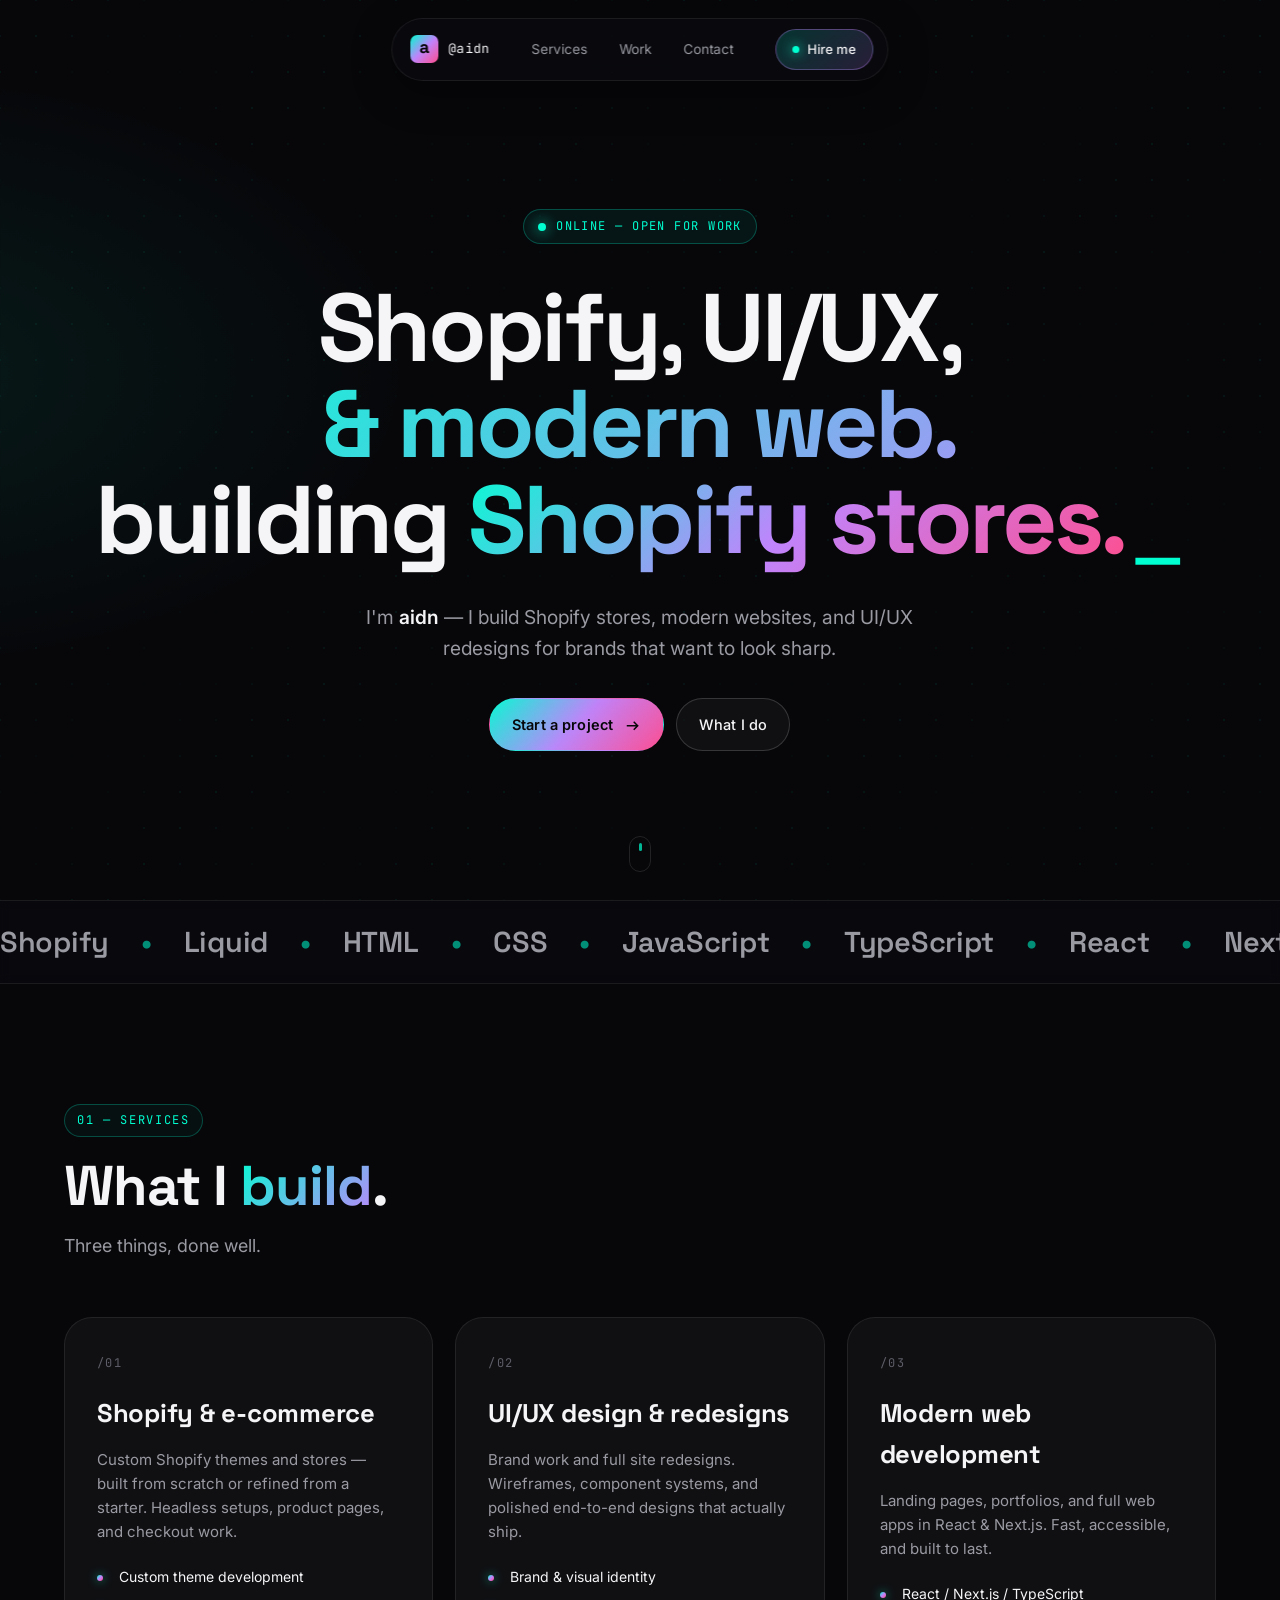
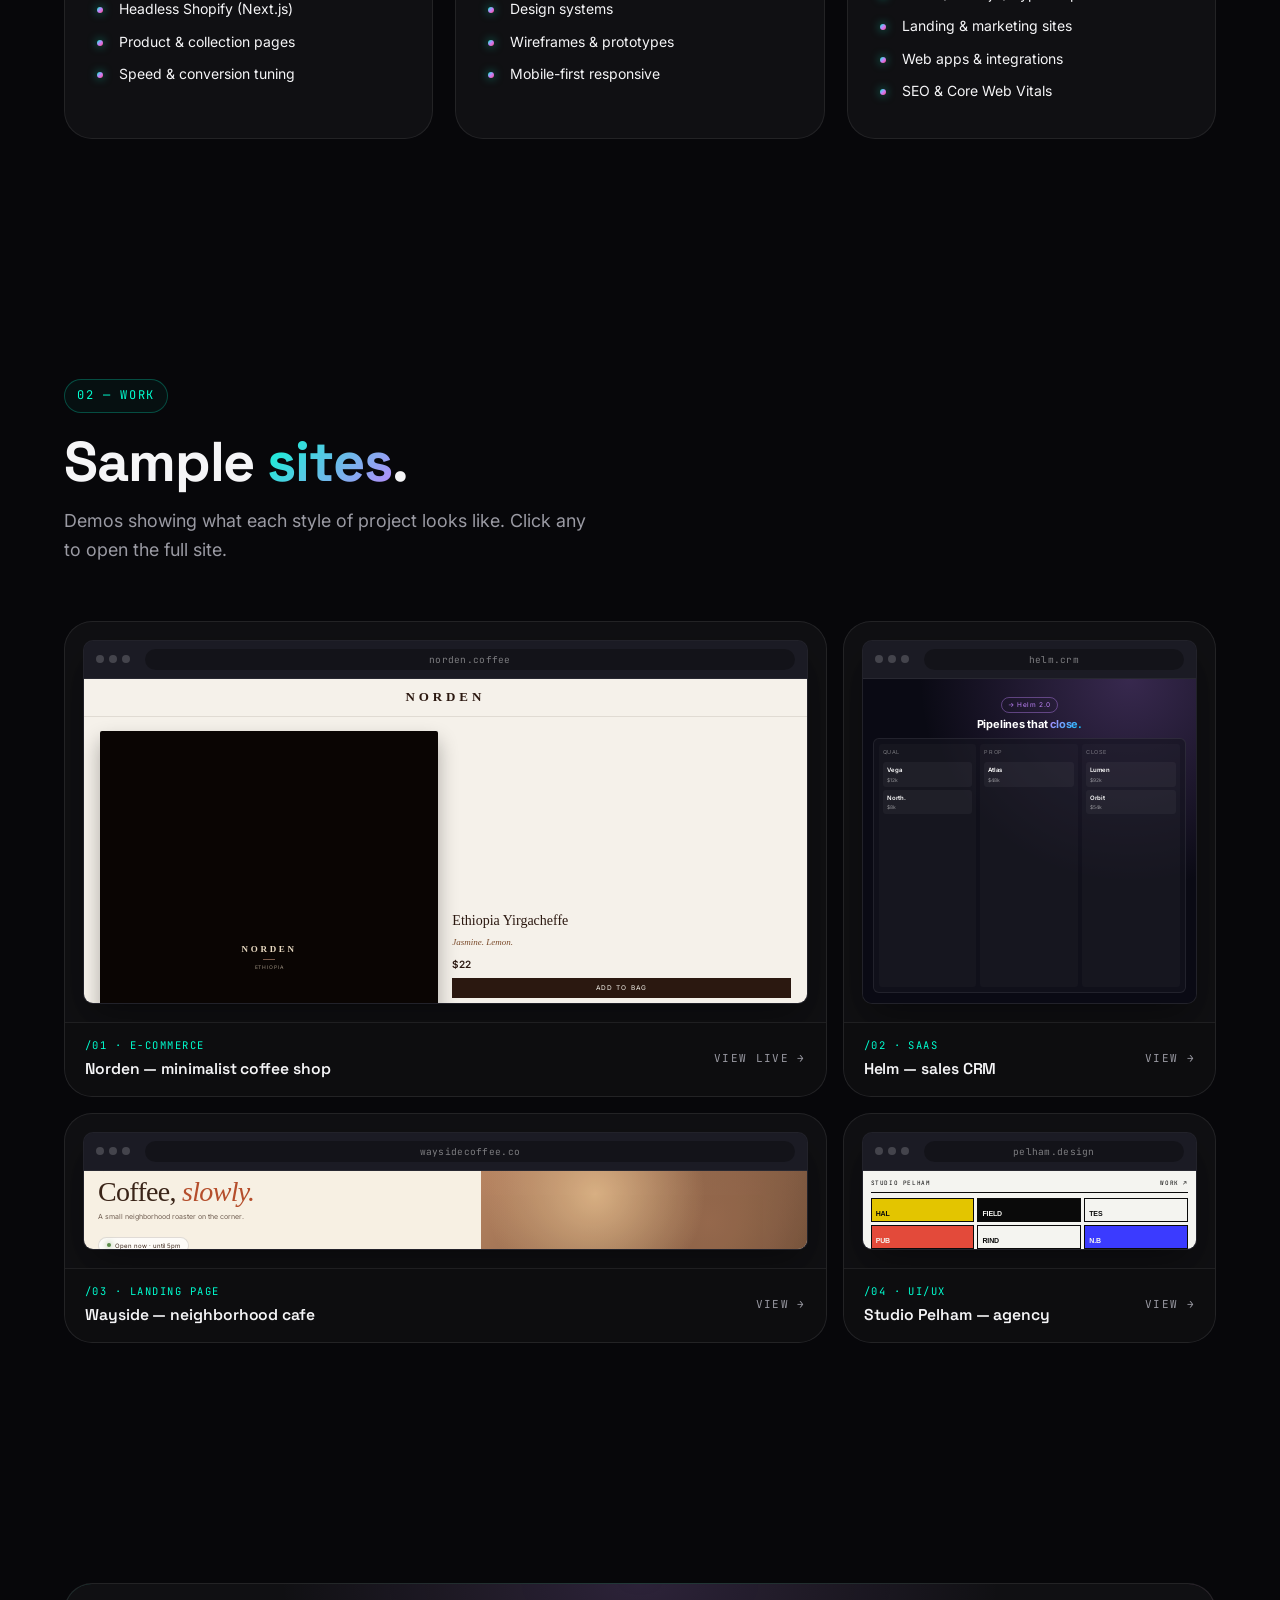
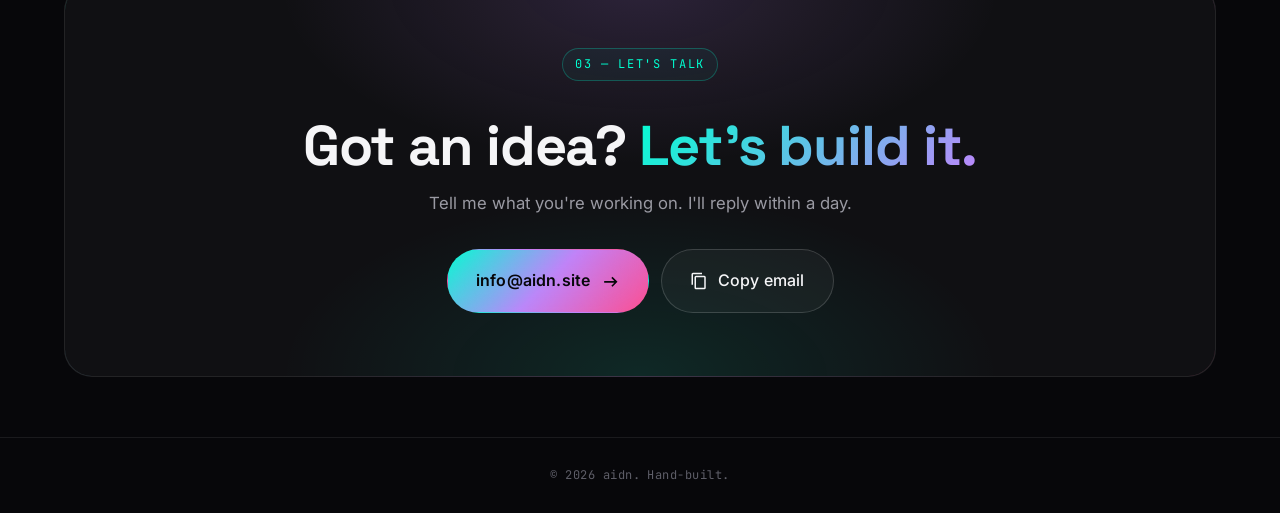
<file: index.html>
<!doctype html>
<html lang="en">
<head>
  <meta charset="utf-8" />
  <meta name="viewport" content="width=device-width, initial-scale=1, viewport-fit=cover" />
  <meta name="theme-color" content="#07070a" />
  <title>aidn</title>
  <meta name="description" content="aidn — Shopify, UI/UX, and modern web development. Fast, beautiful sites built by hand." />

  <meta property="og:title" content="aidn" />
  <meta property="og:description" content="Shopify, UI/UX, and modern web development. Fast, beautiful sites built by hand." />
  <meta property="og:type" content="website" />

  <link rel="preconnect" href="https://fonts.googleapis.com" />
  <link rel="preconnect" href="https://fonts.gstatic.com" crossorigin />
  <link href="https://fonts.googleapis.com/css2?family=Inter:wght@400;500;600&family=Space+Grotesk:wght@500;600;700&family=JetBrains+Mono:wght@400;500&display=swap" rel="stylesheet" />

  <link rel="icon" href="data:image/svg+xml,%3Csvg xmlns='http://www.w3.org/2000/svg' viewBox='0 0 64 64'%3E%3Cdefs%3E%3ClinearGradient id='g' x1='0' x2='1' y1='0' y2='1'%3E%3Cstop offset='0' stop-color='%2300ffd1'/%3E%3Cstop offset='.5' stop-color='%23c084fc'/%3E%3Cstop offset='1' stop-color='%23ff4d8d'/%3E%3C/linearGradient%3E%3C/defs%3E%3Crect width='64' height='64' rx='14' fill='%2307070a'/%3E%3Ctext x='50%25' y='62%25' text-anchor='middle' font-family='Space Grotesk, sans-serif' font-weight='700' font-size='38' fill='url(%23g)'%3Ea%3C/text%3E%3C/svg%3E" />

  <link rel="stylesheet" href="./styles.css" />
</head>
<body>
  <!-- Animated dot-grid canvas background -->
  <canvas id="bg-canvas" aria-hidden="true"></canvas>

  <!-- Mouse spotlight -->
  <div class="spotlight" aria-hidden="true"></div>

  <!-- Custom cursor -->
  <div class="cursor" id="cursor" aria-hidden="true"></div>
  <div class="cursor-dot" id="cursor-dot" aria-hidden="true"></div>

  <!-- Nav -->
  <header class="nav">
    <a href="#top" class="brand" data-magnetic>
      <span class="brand-mark" aria-hidden="true">
        <svg viewBox="0 0 32 32" width="28" height="28">
          <defs>
            <linearGradient id="brand-g" x1="0" x2="1" y1="0" y2="1">
              <stop offset="0" stop-color="#00ffd1" />
              <stop offset=".5" stop-color="#c084fc" />
              <stop offset="1" stop-color="#ff4d8d" />
            </linearGradient>
          </defs>
          <rect width="32" height="32" rx="8" fill="url(#brand-g)" />
          <text x="50%" y="66%" text-anchor="middle"
                font-family="Space Grotesk, sans-serif" font-weight="700" font-size="20" fill="#07070a">a</text>
        </svg>
      </span>
      <span class="brand-name">@aidn</span>
    </a>

    <nav class="nav-links" aria-label="Primary">
      <a href="#services" data-magnetic>Services</a>
      <a href="#work" data-magnetic>Work</a>
      <a href="#contact" data-magnetic>Contact</a>
    </nav>

    <a href="#contact" class="nav-cta" data-magnetic>
      <span class="dot-live"></span>
      Hire me
    </a>
  </header>

  <main id="top">
    <!-- HERO -->
    <section class="hero">
      <div class="hero-inner">
        <div class="status" data-reveal>
          <span class="status-pulse"></span>
          <span class="status-text">ONLINE — OPEN FOR WORK</span>
        </div>

        <h1 class="hero-title" data-reveal>
          <span class="line">Shopify, UI/UX,</span>
          <span class="line gradient-text">&amp; modern web.</span>
          <span class="line">building <span class="type" id="type"></span><span class="caret">_</span></span>
        </h1>

        <p class="hero-sub" data-reveal>
          I'm <strong>aidn</strong> — I build Shopify stores, modern websites, and UI/UX redesigns for brands that want to look sharp.
        </p>

        <div class="hero-cta" data-reveal>
          <a href="#contact" class="btn btn-primary" data-magnetic>
            <span>Start a project</span>
            <svg viewBox="0 0 24 24" width="18" height="18" aria-hidden="true"><path fill="currentColor" d="M5 12h12.17l-3.58-3.59L15 7l6 6-6 6-1.41-1.41L17.17 14H5z"/></svg>
          </a>
          <a href="#services" class="btn btn-ghost" data-magnetic>What I do</a>
        </div>
      </div>

      <a href="#services" class="scroll-hint" aria-label="Scroll down">
        <span></span>
      </a>
    </section>

    <!-- MARQUEE -->
    <section class="marquee" aria-hidden="true">
      <div class="marquee-track">
        <span>Shopify</span><span>•</span>
        <span>Liquid</span><span>•</span>
        <span>HTML</span><span>•</span>
        <span>CSS</span><span>•</span>
        <span>JavaScript</span><span>•</span>
        <span>TypeScript</span><span>•</span>
        <span>React</span><span>•</span>
        <span>Next.js</span><span>•</span>
        <span>Tailwind</span><span>•</span>
        <span>Figma</span><span>•</span>
        <span>Netlify</span><span>•</span>
        <!-- duplicated for seamless loop -->
        <span>Shopify</span><span>•</span>
        <span>Liquid</span><span>•</span>
        <span>HTML</span><span>•</span>
        <span>CSS</span><span>•</span>
        <span>JavaScript</span><span>•</span>
        <span>TypeScript</span><span>•</span>
        <span>React</span><span>•</span>
        <span>Next.js</span><span>•</span>
        <span>Tailwind</span><span>•</span>
        <span>Figma</span><span>•</span>
        <span>Netlify</span><span>•</span>
      </div>
    </section>

    <!-- SERVICES -->
    <section class="section" id="services">
      <header class="section-head" data-reveal>
        <span class="eyebrow">01 — Services</span>
        <h2 class="section-title">What I <span class="gradient-text">build</span>.</h2>
        <p class="section-lede">Three things, done well.</p>
      </header>

      <div class="cards">
        <article class="card tilt" data-reveal>
          <div class="card-glow"></div>
          <div class="card-num">/01</div>
          <h3 class="card-title">Shopify &amp; e-commerce</h3>
          <p class="card-body">
            Custom Shopify themes and stores — built from scratch or refined from a starter.
            Headless setups, product pages, and checkout work.
          </p>
          <ul class="card-list">
            <li>Custom theme development</li>
            <li>Headless Shopify (Next.js)</li>
            <li>Product &amp; collection pages</li>
            <li>Speed &amp; conversion tuning</li>
          </ul>
        </article>

        <article class="card tilt" data-reveal>
          <div class="card-glow"></div>
          <div class="card-num">/02</div>
          <h3 class="card-title">UI/UX design &amp; redesigns</h3>
          <p class="card-body">
            Brand work and full site redesigns. Wireframes, component systems, and
            polished end-to-end designs that actually ship.
          </p>
          <ul class="card-list">
            <li>Brand &amp; visual identity</li>
            <li>Design systems</li>
            <li>Wireframes &amp; prototypes</li>
            <li>Mobile-first responsive</li>
          </ul>
        </article>

        <article class="card tilt" data-reveal>
          <div class="card-glow"></div>
          <div class="card-num">/03</div>
          <h3 class="card-title">Modern web development</h3>
          <p class="card-body">
            Landing pages, portfolios, and full web apps in React &amp; Next.js.
            Fast, accessible, and built to last.
          </p>
          <ul class="card-list">
            <li>React / Next.js / TypeScript</li>
            <li>Landing &amp; marketing sites</li>
            <li>Web apps &amp; integrations</li>
            <li>SEO &amp; Core Web Vitals</li>
          </ul>
        </article>
      </div>
    </section>

    <!-- WORK -->
    <section class="section" id="work">
      <header class="section-head" data-reveal>
        <span class="eyebrow">02 — Work</span>
        <h2 class="section-title">Sample <span class="gradient-text">sites</span>.</h2>
        <p class="section-lede">Demos showing what each style of project looks like. Click any to open the full site.</p>
      </header>

      <div class="work-bento">
        <!-- 01 — Norden (feature 2x2) -->
        <a class="case case--feature" href="./demos/norden.html" target="_blank" rel="noopener" data-reveal>
          <div class="case-preview">
            <div class="frame">
              <div class="frame-bar">
                <span class="frame-dot"></span><span class="frame-dot"></span><span class="frame-dot"></span>
                <span class="frame-url">norden.coffee</span>
              </div>
              <div class="frame-body preview-norden">
                <div class="pn-nav">NORDEN</div>
                <div class="pn-body">
                  <div class="pn-bag">
                    <div class="pn-bag-l">NORDEN</div>
                    <div class="pn-bag-d"></div>
                    <div class="pn-bag-s">ETHIOPIA</div>
                  </div>
                  <div class="pn-info">
                    <h4>Ethiopia Yirgacheffe</h4>
                    <div class="pn-notes">Jasmine. Lemon.</div>
                    <div class="pn-price">$22</div>
                    <div class="pn-btn">Add to bag</div>
                  </div>
                </div>
              </div>
            </div>
          </div>
          <div class="case-info">
            <div class="case-meta">
              <span class="case-tag">/01 · E-commerce</span>
              <span class="case-title">Norden — minimalist coffee shop</span>
            </div>
            <span class="case-cta">View live →</span>
          </div>
        </a>

        <!-- 02 — Helm (tall 1x2) -->
        <a class="case case--tall" href="./demos/helm.html" target="_blank" rel="noopener" data-reveal>
          <div class="case-preview">
            <div class="frame">
              <div class="frame-bar">
                <span class="frame-dot"></span><span class="frame-dot"></span><span class="frame-dot"></span>
                <span class="frame-url">helm.crm</span>
              </div>
              <div class="frame-body preview-helm">
                <div class="ph-h">
                  <span class="ph-badge">→ Helm 2.0</span>
                  <div class="ph-title">Pipelines that <span class="g">close.</span></div>
                </div>
                <div class="ph-board">
                  <div class="ph-col">
                    <div class="ph-col-h">Qual</div>
                    <div class="ph-card"><div class="ph-card-name">Vega</div><div class="ph-card-v">$12k</div></div>
                    <div class="ph-card"><div class="ph-card-name">North.</div><div class="ph-card-v">$8k</div></div>
                  </div>
                  <div class="ph-col">
                    <div class="ph-col-h">Prop</div>
                    <div class="ph-card"><div class="ph-card-name">Atlas</div><div class="ph-card-v">$48k</div></div>
                  </div>
                  <div class="ph-col">
                    <div class="ph-col-h">Close</div>
                    <div class="ph-card"><div class="ph-card-name">Lumen</div><div class="ph-card-v">$92k</div></div>
                    <div class="ph-card"><div class="ph-card-name">Orbit</div><div class="ph-card-v">$54k</div></div>
                  </div>
                </div>
              </div>
            </div>
          </div>
          <div class="case-info">
            <div class="case-meta">
              <span class="case-tag">/02 · SaaS</span>
              <span class="case-title">Helm — sales CRM</span>
            </div>
            <span class="case-cta">View →</span>
          </div>
        </a>

        <!-- 03 — Wayside (wide 2x1) -->
        <a class="case case--wide" href="./demos/wayside.html" target="_blank" rel="noopener" data-reveal>
          <div class="case-preview">
            <div class="frame">
              <div class="frame-bar">
                <span class="frame-dot"></span><span class="frame-dot"></span><span class="frame-dot"></span>
                <span class="frame-url">waysidecoffee.co</span>
              </div>
              <div class="frame-body preview-wayside">
                <div class="pw-c">
                  <div class="pw-tag">Est. 2019 · Vancouver</div>
                  <div class="pw-h">Coffee, <em>slowly.</em></div>
                  <div class="pw-sub">A small neighborhood roaster on the corner.</div>
                  <div class="pw-pill"><span class="pw-dot"></span> Open now · until 5pm</div>
                </div>
              </div>
            </div>
          </div>
          <div class="case-info">
            <div class="case-meta">
              <span class="case-tag">/03 · Landing page</span>
              <span class="case-title">Wayside — neighborhood cafe</span>
            </div>
            <span class="case-cta">View →</span>
          </div>
        </a>

        <!-- 04 — Pelham (1x1) -->
        <a class="case" href="./demos/pelham.html" target="_blank" rel="noopener" data-reveal>
          <div class="case-preview">
            <div class="frame">
              <div class="frame-bar">
                <span class="frame-dot"></span><span class="frame-dot"></span><span class="frame-dot"></span>
                <span class="frame-url">pelham.design</span>
              </div>
              <div class="frame-body preview-pelham">
                <div class="pp-nav">
                  <span>STUDIO PELHAM</span>
                  <span>WORK ↗</span>
                </div>
                <div class="pp-grid">
                  <div class="pp-cell y">HAL</div>
                  <div class="pp-cell k">FIELD</div>
                  <div class="pp-cell">TES</div>
                  <div class="pp-cell r">PUB</div>
                  <div class="pp-cell">RIND</div>
                  <div class="pp-cell b">N.B</div>
                </div>
              </div>
            </div>
          </div>
          <div class="case-info">
            <div class="case-meta">
              <span class="case-tag">/04 · UI/UX</span>
              <span class="case-title">Studio Pelham — agency</span>
            </div>
            <span class="case-cta">View →</span>
          </div>
        </a>
      </div>
    </section>

    <!-- CONTACT -->
    <section class="section section-contact" id="contact">
      <div class="contact-card" data-reveal>
        <span class="eyebrow">03 — Let's talk</span>
        <h2 class="contact-title">
          Got an idea?
          <span class="gradient-text">Let's build it.</span>
        </h2>
        <p class="contact-sub">
          Tell me what you're working on. I'll reply within a day.
        </p>

        <div class="contact-actions">
          <a class="btn btn-primary btn-lg" href="mailto:info@aidn.site?subject=Project%20inquiry&body=Hey%20aidn%2C%0A%0AHere's%20what%20I'm%20working%20on%3A%0A%0A" data-magnetic>
            <span>info@aidn.site</span>
            <svg viewBox="0 0 24 24" width="20" height="20" aria-hidden="true"><path fill="currentColor" d="M5 12h12.17l-3.58-3.59L15 7l6 6-6 6-1.41-1.41L17.17 14H5z"/></svg>
          </a>
          <button class="btn btn-ghost btn-lg" id="copy-email" data-magnetic>
            <svg viewBox="0 0 24 24" width="18" height="18" aria-hidden="true"><path fill="currentColor" d="M16 1H4a2 2 0 0 0-2 2v14h2V3h12V1zm3 4H8a2 2 0 0 0-2 2v14a2 2 0 0 0 2 2h11a2 2 0 0 0 2-2V7a2 2 0 0 0-2-2zm0 16H8V7h11v14z"/></svg>
            <span id="copy-label">Copy email</span>
          </button>
        </div>
      </div>
    </section>
  </main>

  <footer class="footer">
    <div class="footer-inner">
      <span>© <span id="year"></span> aidn. Hand-built.</span>
    </div>
  </footer>

  <script src="./script.js" defer></script>
</body>
</html>
</file>
<file: styles.css>
/* =========================================================
   Jayden — Frontend & UI Developer
   Dark, neon, interactive single-page site
   ========================================================= */

:root {
  --bg: #07070a;
  --bg-soft: #0c0c12;
  --surface: rgba(255, 255, 255, 0.04);
  --surface-2: rgba(255, 255, 255, 0.06);
  --border: rgba(255, 255, 255, 0.08);
  --border-strong: rgba(255, 255, 255, 0.16);

  --text: #f5f5f7;
  --text-dim: #9a9aa3;
  --text-faint: #5e5e68;

  --mint: #00ffd1;
  --purple: #c084fc;
  --pink: #ff4d8d;

  --grad: linear-gradient(135deg, #00ffd1 0%, #c084fc 50%, #ff4d8d 100%);
  --grad-soft: linear-gradient(135deg, rgba(0,255,209,.18), rgba(192,132,252,.18), rgba(255,77,141,.18));

  --radius: 18px;
  --radius-lg: 28px;
  --ease: cubic-bezier(.22, 1, .36, 1);

  --font-sans: 'Inter', system-ui, -apple-system, Segoe UI, Roboto, sans-serif;
  --font-display: 'Space Grotesk', var(--font-sans);
  --font-mono: 'JetBrains Mono', ui-monospace, SFMono-Regular, Menlo, monospace;

  --max: 1200px;
}

* { box-sizing: border-box; }

html { scroll-behavior: smooth; }

html, body {
  margin: 0;
  padding: 0;
  background: var(--bg);
  color: var(--text);
  font-family: var(--font-sans);
  font-size: 16px;
  line-height: 1.6;
  -webkit-font-smoothing: antialiased;
  text-rendering: optimizeLegibility;
  overflow-x: hidden;
}

body {
  background:
    radial-gradient(1200px 600px at 80% -10%, rgba(192,132,252,0.10), transparent 60%),
    radial-gradient(900px 500px at -10% 10%, rgba(0,255,209,0.08), transparent 60%),
    radial-gradient(800px 600px at 50% 110%, rgba(255,77,141,0.10), transparent 60%),
    var(--bg);
  min-height: 100vh;
}

a { color: inherit; text-decoration: none; }
button { font: inherit; color: inherit; background: none; border: 0; cursor: pointer; }

::selection {
  background: rgba(0, 255, 209, 0.3);
  color: #fff;
}

/* ---------- Background canvas ---------- */
#bg-canvas {
  position: fixed;
  inset: 0;
  width: 100vw;
  height: 100vh;
  z-index: 0;
  pointer-events: none;
  opacity: .55;
}

/* ---------- Mouse spotlight ---------- */
.spotlight {
  position: fixed;
  top: 0; left: 0;
  width: 600px; height: 600px;
  border-radius: 50%;
  background: radial-gradient(circle, rgba(192,132,252,0.18), rgba(0,255,209,0.06) 40%, transparent 70%);
  transform: translate(-50%, -50%);
  pointer-events: none;
  z-index: 1;
  mix-blend-mode: screen;
  transition: opacity .3s ease;
  opacity: 0;
}

/* ---------- Custom cursor ---------- */
.cursor, .cursor-dot {
  position: fixed;
  top: 0; left: 0;
  pointer-events: none;
  z-index: 9999;
  border-radius: 50%;
  transform: translate(-50%, -50%);
}
.cursor {
  width: 36px; height: 36px;
  border: 1.5px solid rgba(0, 255, 209, 0.55);
  transition: width .25s var(--ease), height .25s var(--ease),
              background .25s var(--ease), border-color .25s var(--ease),
              opacity .25s ease;
  backdrop-filter: blur(2px);
  opacity: 0;
}
.cursor-dot {
  width: 5px; height: 5px;
  background: #fff;
  opacity: 0;
}
.cursor.hover {
  width: 60px; height: 60px;
  background: rgba(192, 132, 252, 0.15);
  border-color: rgba(255, 77, 141, 0.7);
}
@media (hover: none), (pointer: coarse) {
  .cursor, .cursor-dot, .spotlight { display: none !important; }
  body { cursor: auto; }
}
@media (hover: hover) and (pointer: fine) {
  body, a, button { cursor: none; }
}

/* ---------- Nav ---------- */
.nav {
  position: fixed;
  top: 18px; left: 50%;
  transform: translateX(-50%);
  display: flex;
  align-items: center;
  gap: 28px;
  padding: 10px 14px 10px 18px;
  background: rgba(12, 12, 18, 0.55);
  backdrop-filter: blur(20px) saturate(140%);
  -webkit-backdrop-filter: blur(20px) saturate(140%);
  border: 1px solid var(--border);
  border-radius: 999px;
  z-index: 50;
  box-shadow: 0 10px 40px rgba(0,0,0,0.4);
  max-width: calc(100vw - 28px);
}

.brand {
  display: inline-flex;
  align-items: center;
  gap: 10px;
  font-family: var(--font-mono);
  font-size: 13px;
  letter-spacing: .02em;
  color: var(--text);
}
.brand-mark { display: inline-flex; }
.brand-name { white-space: nowrap; }

.nav-links {
  display: flex;
  gap: 4px;
}
.nav-links a {
  position: relative;
  padding: 8px 14px;
  font-size: 13.5px;
  color: var(--text-dim);
  border-radius: 999px;
  transition: color .25s var(--ease), background .25s var(--ease);
}
.nav-links a:hover { color: var(--text); background: var(--surface); }

.nav-cta {
  display: inline-flex;
  align-items: center;
  gap: 8px;
  padding: 9px 16px;
  border-radius: 999px;
  background: linear-gradient(135deg, rgba(0,255,209,0.18), rgba(192,132,252,0.18));
  border: 1px solid rgba(192,132,252,0.35);
  color: var(--text);
  font-size: 13px;
  font-weight: 500;
  transition: transform .25s var(--ease), box-shadow .25s var(--ease), border-color .25s var(--ease);
}
.nav-cta:hover {
  border-color: rgba(0,255,209,0.6);
  box-shadow: 0 0 0 4px rgba(0,255,209,0.08), 0 10px 30px rgba(0,255,209,0.15);
}

.dot-live {
  width: 7px; height: 7px;
  background: var(--mint);
  border-radius: 50%;
  box-shadow: 0 0 12px var(--mint);
  animation: pulse 1.8s ease-in-out infinite;
}

@keyframes pulse {
  0%, 100% { transform: scale(1); opacity: 1; }
  50% { transform: scale(1.4); opacity: .6; }
}

@media (max-width: 720px) {
  .nav-links { display: none; }
}

/* ---------- Layout ---------- */
main { position: relative; z-index: 2; }

.section {
  position: relative;
  max-width: var(--max);
  margin: 0 auto;
  padding: 120px 24px;
}
.section-head { margin-bottom: 56px; max-width: 700px; }
.eyebrow {
  display: inline-block;
  font-family: var(--font-mono);
  font-size: 12px;
  letter-spacing: .14em;
  color: var(--mint);
  text-transform: uppercase;
  padding: 6px 12px;
  border: 1px solid rgba(0,255,209,0.25);
  border-radius: 999px;
  margin-bottom: 20px;
  background: rgba(0,255,209,0.04);
}
.section-title {
  font-family: var(--font-display);
  font-size: clamp(2rem, 5vw, 3.5rem);
  font-weight: 700;
  line-height: 1.05;
  letter-spacing: -0.02em;
  margin: 0 0 16px;
}
.section-lede {
  font-size: clamp(1rem, 1.4vw, 1.15rem);
  color: var(--text-dim);
  margin: 0;
  max-width: 540px;
}

.gradient-text {
  background: var(--grad);
  -webkit-background-clip: text;
  background-clip: text;
  color: transparent;
  background-size: 200% 200%;
  animation: grad-shift 8s ease-in-out infinite;
}
@keyframes grad-shift {
  0%, 100% { background-position: 0% 50%; }
  50% { background-position: 100% 50%; }
}

/* ---------- HERO ---------- */
.hero {
  position: relative;
  min-height: 100vh;
  display: flex;
  align-items: center;
  justify-content: center;
  padding: 140px 24px 80px;
  max-width: var(--max);
  margin: 0 auto;
  text-align: center;
}
.hero-inner {
  display: flex;
  flex-direction: column;
  align-items: center;
  gap: 28px;
}

.status {
  display: inline-flex;
  align-items: center;
  gap: 10px;
  padding: 7px 14px;
  border-radius: 999px;
  background: rgba(0,255,209,0.06);
  border: 1px solid rgba(0,255,209,0.25);
  font-family: var(--font-mono);
  font-size: 12px;
  letter-spacing: .12em;
  color: var(--mint);
}
.status-pulse {
  width: 8px; height: 8px;
  border-radius: 50%;
  background: var(--mint);
  box-shadow: 0 0 14px var(--mint);
  animation: pulse 1.8s ease-in-out infinite;
}

.hero-title {
  font-family: var(--font-display);
  font-weight: 700;
  font-size: clamp(2.5rem, 8vw, 6rem);
  line-height: 1;
  letter-spacing: -0.035em;
  margin: 8px 0 0;
}
.hero-title .line { display: block; }
.type {
  font-family: var(--font-display);
  background: var(--grad);
  -webkit-background-clip: text;
  background-clip: text;
  color: transparent;
}
.caret {
  display: inline-block;
  color: var(--mint);
  animation: blink 1s steps(1) infinite;
  font-weight: 400;
  margin-left: 2px;
}
@keyframes blink {
  50% { opacity: 0; }
}

.hero-sub {
  font-size: clamp(1rem, 1.6vw, 1.2rem);
  color: var(--text-dim);
  max-width: 600px;
  margin: 6px auto 0;
}
.hero-sub strong { color: var(--text); font-weight: 600; }

.hero-cta {
  display: flex;
  gap: 12px;
  flex-wrap: wrap;
  justify-content: center;
  margin-top: 6px;
}

/* Buttons */
.btn {
  display: inline-flex;
  align-items: center;
  gap: 10px;
  padding: 14px 22px;
  border-radius: 999px;
  font-size: 14.5px;
  font-weight: 500;
  letter-spacing: .01em;
  border: 1px solid var(--border-strong);
  transition: transform .25s var(--ease), border-color .25s var(--ease),
              background .25s var(--ease), box-shadow .3s var(--ease);
  position: relative;
  overflow: hidden;
  will-change: transform;
}
.btn-lg { padding: 18px 28px; font-size: 16px; }

.btn-primary {
  background: var(--grad);
  border: 1px solid transparent;
  color: #07070a;
  font-weight: 600;
}
.btn-primary::before {
  content: '';
  position: absolute;
  inset: 0;
  background: var(--grad);
  filter: blur(20px);
  opacity: .45;
  z-index: -1;
  transition: opacity .3s var(--ease);
}
.btn-primary:hover {
  box-shadow: 0 0 0 4px rgba(192,132,252,.15), 0 20px 60px rgba(0,255,209,.25);
}
.btn-primary:hover::before { opacity: .8; }

.btn-ghost {
  background: var(--surface);
  color: var(--text);
}
.btn-ghost:hover {
  background: var(--surface-2);
  border-color: rgba(192,132,252,0.45);
}

/* Hero meta */
.hero-meta {
  display: inline-flex;
  align-items: center;
  gap: 22px;
  margin-top: 28px;
  padding: 14px 26px;
  border: 1px solid var(--border);
  border-radius: 999px;
  background: rgba(12,12,18,0.5);
  backdrop-filter: blur(10px);
}
.meta-item { display: flex; flex-direction: column; line-height: 1.2; }
.meta-num {
  font-family: var(--font-display);
  font-weight: 700;
  font-size: 20px;
}
.meta-label {
  font-family: var(--font-mono);
  font-size: 10.5px;
  color: var(--text-faint);
  letter-spacing: .08em;
  text-transform: uppercase;
  margin-top: 2px;
}
.meta-divider {
  width: 1px; height: 26px;
  background: var(--border);
}

@media (max-width: 560px) {
  .hero-meta { flex-direction: column; gap: 14px; padding: 18px 24px; }
  .meta-divider { width: 26px; height: 1px; }
}

/* Scroll hint */
.scroll-hint {
  position: absolute;
  bottom: 28px;
  left: 50%;
  transform: translateX(-50%);
  width: 22px; height: 36px;
  border: 1.5px solid var(--border-strong);
  border-radius: 12px;
  display: flex;
  justify-content: center;
  padding-top: 6px;
  opacity: .7;
  transition: opacity .25s var(--ease);
}
.scroll-hint span {
  width: 3px; height: 8px; border-radius: 2px;
  background: var(--mint);
  animation: scroll-dot 1.8s ease-in-out infinite;
}
.scroll-hint:hover { opacity: 1; }
@keyframes scroll-dot {
  0% { transform: translateY(0); opacity: 1; }
  60% { transform: translateY(12px); opacity: 0; }
  100% { transform: translateY(0); opacity: 0; }
}

/* ---------- Marquee ---------- */
.marquee {
  overflow: hidden;
  border-top: 1px solid var(--border);
  border-bottom: 1px solid var(--border);
  padding: 18px 0;
  background: rgba(12,12,18,0.4);
  backdrop-filter: blur(6px);
  position: relative;
  z-index: 2;
}
.marquee-track {
  display: inline-flex;
  gap: 32px;
  white-space: nowrap;
  animation: scroll-x 40s linear infinite;
  font-family: var(--font-display);
  font-weight: 600;
  font-size: clamp(1.1rem, 2.4vw, 1.8rem);
  color: var(--text-dim);
  letter-spacing: -0.01em;
}
.marquee-track span:nth-child(even) {
  color: var(--mint);
  opacity: .55;
}
@keyframes scroll-x {
  to { transform: translateX(-50%); }
}

/* ---------- Cards (Services) ---------- */
.cards {
  display: grid;
  grid-template-columns: repeat(auto-fit, minmax(320px, 1fr));
  gap: 22px;
}
.card {
  position: relative;
  padding: 36px 32px;
  background: var(--surface);
  border: 1px solid var(--border);
  border-radius: var(--radius-lg);
  overflow: hidden;
  transition: transform .35s var(--ease), border-color .35s var(--ease),
              background .35s var(--ease);
  transform-style: preserve-3d;
}
.card::before {
  content: '';
  position: absolute;
  inset: 0;
  background: radial-gradient(400px circle at var(--mx, 50%) var(--my, 50%),
              rgba(192,132,252,0.10), transparent 40%);
  opacity: 0;
  transition: opacity .35s var(--ease);
  pointer-events: none;
}
.card:hover {
  border-color: var(--border-strong);
  background: var(--surface-2);
}
.card:hover::before { opacity: 1; }

.card-glow {
  position: absolute;
  inset: -1px;
  border-radius: inherit;
  padding: 1px;
  background: linear-gradient(135deg, transparent 30%, rgba(0,255,209,.6), rgba(192,132,252,.6), transparent 70%);
  -webkit-mask: linear-gradient(#000 0 0) content-box, linear-gradient(#000 0 0);
  -webkit-mask-composite: xor;
          mask-composite: exclude;
  opacity: 0;
  transition: opacity .35s var(--ease);
  pointer-events: none;
}
.card:hover .card-glow { opacity: 1; }

.card-num {
  font-family: var(--font-mono);
  font-size: 12px;
  letter-spacing: .12em;
  color: var(--text-faint);
  margin-bottom: 20px;
}
.card-title {
  font-family: var(--font-display);
  font-size: 1.6rem;
  letter-spacing: -0.01em;
  margin: 0 0 14px;
}
.card-body {
  color: var(--text-dim);
  margin: 0 0 22px;
  font-size: 15px;
}
.card-list {
  list-style: none;
  margin: 0;
  padding: 0;
  display: grid;
  gap: 10px;
}
.card-list li {
  position: relative;
  padding-left: 22px;
  font-size: 14px;
  color: var(--text);
}
.card-list li::before {
  content: '';
  position: absolute;
  left: 0; top: 9px;
  width: 6px; height: 6px;
  border-radius: 50%;
  background: var(--grad);
  box-shadow: 0 0 10px rgba(0,255,209,.6);
}

/* ---------- Showcase ---------- */
.showcase {
  display: grid;
  grid-template-columns: repeat(auto-fit, minmax(280px, 1fr));
  gap: 22px;
}
.show-item {
  display: block;
  border: 1px solid var(--border);
  border-radius: var(--radius-lg);
  overflow: hidden;
  background: var(--surface);
  transition: transform .35s var(--ease), border-color .35s var(--ease);
}
.show-item:hover {
  transform: translateY(-4px);
  border-color: var(--border-strong);
}
.show-thumb {
  aspect-ratio: 16 / 10;
  position: relative;
  overflow: hidden;
}
.show-thumb::before {
  content: '';
  position: absolute;
  inset: 0;
  transition: transform .8s var(--ease), filter .35s var(--ease);
}
.show-item:hover .show-thumb::before { transform: scale(1.06); filter: brightness(1.1); }
.show-thumb[data-grad="1"]::before {
  background:
    radial-gradient(circle at 30% 30%, #00ffd1, transparent 50%),
    radial-gradient(circle at 70% 70%, #c084fc, transparent 60%),
    #0c0c12;
}
.show-thumb[data-grad="2"]::before {
  background:
    radial-gradient(circle at 70% 20%, #ff4d8d, transparent 55%),
    radial-gradient(circle at 20% 80%, #00ffd1, transparent 55%),
    #0c0c12;
}
.show-thumb[data-grad="3"]::before {
  background:
    radial-gradient(circle at 50% 30%, #c084fc, transparent 55%),
    radial-gradient(circle at 50% 90%, #ff4d8d, transparent 55%),
    #0c0c12;
}
.show-thumb[data-grad="4"]::before {
  background:
    radial-gradient(circle at 20% 30%, #00ffd1, transparent 55%),
    radial-gradient(circle at 80% 80%, #ff4d8d, transparent 55%),
    radial-gradient(circle at 50% 50%, rgba(192,132,252,.4), transparent 60%),
    #0c0c12;
}
.show-thumb::after {
  content: '';
  position: absolute;
  inset: 0;
  background:
    linear-gradient(transparent 60%, rgba(7,7,10,.9)),
    repeating-linear-gradient(0deg, rgba(255,255,255,0.03) 0 1px, transparent 1px 6px);
}
.show-meta {
  padding: 20px 22px 22px;
  display: flex;
  flex-direction: column;
  gap: 8px;
}
.show-tag {
  font-family: var(--font-mono);
  font-size: 11px;
  letter-spacing: .12em;
  color: var(--mint);
  text-transform: uppercase;
}
.show-meta h4 {
  font-family: var(--font-display);
  font-weight: 600;
  font-size: 1.1rem;
  margin: 0;
  letter-spacing: -0.01em;
}

/* ---------- Timeline ---------- */
.timeline {
  list-style: none;
  padding: 0;
  margin: 0;
  display: grid;
  gap: 18px;
  position: relative;
}
.timeline::before {
  content: '';
  position: absolute;
  left: 31px; top: 8px; bottom: 8px;
  width: 1px;
  background: linear-gradient(to bottom, transparent, var(--border-strong) 10%, var(--border-strong) 90%, transparent);
}
.step {
  display: grid;
  grid-template-columns: 64px 1fr;
  align-items: start;
  gap: 16px;
  padding: 20px 24px;
  background: var(--surface);
  border: 1px solid var(--border);
  border-radius: var(--radius);
  transition: background .3s var(--ease), border-color .3s var(--ease), transform .3s var(--ease);
  position: relative;
}
.step:hover {
  background: var(--surface-2);
  border-color: var(--border-strong);
  transform: translateX(4px);
}
.step-num {
  display: inline-flex;
  align-items: center;
  justify-content: center;
  width: 48px; height: 48px;
  border-radius: 14px;
  font-family: var(--font-display);
  font-weight: 700;
  font-size: 18px;
  background: rgba(12,12,18,0.8);
  border: 1px solid var(--border-strong);
  background-image: var(--grad-soft);
  color: var(--text);
}
.step h4 {
  font-family: var(--font-display);
  margin: 4px 0 6px;
  font-size: 1.15rem;
}
.step p {
  margin: 0;
  color: var(--text-dim);
  font-size: 14.5px;
}

/* ---------- Contact ---------- */
.section-contact { padding-bottom: 60px; }
.contact-card {
  position: relative;
  border: 1px solid var(--border);
  border-radius: var(--radius-lg);
  padding: 64px 40px;
  text-align: center;
  background:
    radial-gradient(600px 300px at 50% 0%, rgba(192,132,252,0.16), transparent 60%),
    radial-gradient(600px 300px at 50% 100%, rgba(0,255,209,0.10), transparent 60%),
    var(--surface);
  overflow: hidden;
}
.contact-card::before {
  content: '';
  position: absolute;
  inset: -1px;
  border-radius: inherit;
  padding: 1px;
  background: linear-gradient(135deg, rgba(0,255,209,.5), rgba(192,132,252,.5), rgba(255,77,141,.5));
  -webkit-mask: linear-gradient(#000 0 0) content-box, linear-gradient(#000 0 0);
  -webkit-mask-composite: xor;
          mask-composite: exclude;
  opacity: .5;
  pointer-events: none;
}
.contact-title {
  font-family: var(--font-display);
  font-weight: 700;
  font-size: clamp(2rem, 5vw, 3.5rem);
  letter-spacing: -0.02em;
  line-height: 1.05;
  margin: 16px 0 14px;
}
.contact-sub {
  color: var(--text-dim);
  font-size: 1.05rem;
  margin: 0 0 32px;
}
.contact-actions {
  display: inline-flex;
  gap: 12px;
  flex-wrap: wrap;
  justify-content: center;
}

/* ---------- Footer ---------- */
.footer {
  position: relative;
  z-index: 2;
  border-top: 1px solid var(--border);
  padding: 28px 24px;
  text-align: center;
  color: var(--text-faint);
  font-family: var(--font-mono);
  font-size: 12px;
  letter-spacing: .04em;
}
.footer-inner {
  display: inline-flex;
  gap: 10px;
  flex-wrap: wrap;
  justify-content: center;
}
.footer-dot { opacity: .5; }

/* ---------- Reveal animation ---------- */
[data-reveal] {
  opacity: 0;
  transform: translateY(28px);
  transition: opacity .9s var(--ease), transform .9s var(--ease);
}
[data-reveal].in {
  opacity: 1;
  transform: translateY(0);
}

@media (prefers-reduced-motion: reduce) {
  *, *::before, *::after {
    animation-duration: .001ms !important;
    transition-duration: .001ms !important;
  }
  [data-reveal] { opacity: 1; transform: none; }
}

/* ===========================================================
   Bento portfolio — browser-frame previews of each demo
   =========================================================== */
.work-bento {
  display: grid;
  grid-template-columns: repeat(3, 1fr);
  grid-auto-rows: 230px;
  gap: 16px;
}
@media (max-width: 920px) {
  .work-bento { grid-template-columns: repeat(2, 1fr); grid-auto-rows: 240px; }
}
@media (max-width: 600px) {
  .work-bento { grid-template-columns: 1fr; grid-auto-rows: 280px; }
}

.case {
  position: relative;
  border: 1px solid var(--border);
  border-radius: var(--radius-lg);
  overflow: hidden;
  background: var(--surface);
  display: flex;
  flex-direction: column;
  text-decoration: none;
  color: inherit;
  transition: transform .4s var(--ease), border-color .4s var(--ease);
}
.case:hover { transform: translateY(-4px); border-color: var(--border-strong); }
.case::before {
  content: '';
  position: absolute;
  inset: -1px;
  border-radius: inherit;
  padding: 1px;
  background: linear-gradient(135deg, transparent 25%, rgba(0,255,209,.55), rgba(192,132,252,.55), rgba(255,77,141,.55), transparent 75%);
  -webkit-mask: linear-gradient(#000 0 0) content-box, linear-gradient(#000 0 0);
  -webkit-mask-composite: xor;
          mask-composite: exclude;
  opacity: 0;
  transition: opacity .4s var(--ease);
  pointer-events: none;
}
.case:hover::before { opacity: 1; }

.case--feature { grid-column: span 2; grid-row: span 2; }
.case--tall    { grid-column: span 1; grid-row: span 2; }
.case--wide    { grid-column: span 2; grid-row: span 1; }
@media (max-width: 920px) {
  .case--feature, .case--tall, .case--wide { grid-column: span 1; grid-row: span 1; }
}

.case-preview {
  flex: 1;
  position: relative;
  padding: 18px;
  display: flex;
  align-items: stretch;
  justify-content: center;
  overflow: hidden;
}
.case-info {
  padding: 14px 20px;
  border-top: 1px solid var(--border);
  display: flex;
  align-items: center;
  justify-content: space-between;
  gap: 14px;
  background: rgba(0,0,0,.25);
}
.case-meta { display: flex; flex-direction: column; gap: 3px; min-width: 0; }
.case-tag {
  font-family: var(--font-mono);
  font-size: 10.5px;
  letter-spacing: .14em;
  color: var(--mint);
  text-transform: uppercase;
}
.case-title {
  font-family: var(--font-display);
  font-size: .98rem;
  font-weight: 600;
  letter-spacing: -.005em;
  color: var(--text);
  white-space: nowrap;
  overflow: hidden;
  text-overflow: ellipsis;
}
.case-cta {
  font-family: var(--font-mono);
  font-size: 11px;
  letter-spacing: .12em;
  text-transform: uppercase;
  color: var(--text-dim);
  white-space: nowrap;
  transition: color .3s var(--ease), transform .3s var(--ease);
}
.case:hover .case-cta { color: var(--mint); transform: translateX(4px); }

/* Browser frame chrome */
.frame {
  width: 100%;
  height: 100%;
  background: #0f0f18;
  border: 1px solid rgba(255,255,255,.08);
  border-radius: 10px;
  display: flex;
  flex-direction: column;
  overflow: hidden;
  box-shadow: 0 16px 40px rgba(0,0,0,.4);
  transition: transform .55s var(--ease);
}
.case:hover .frame { transform: scale(1.025); }
.frame-bar {
  display: flex;
  align-items: center;
  gap: 5px;
  padding: 8px 12px;
  background: rgba(255,255,255,.05);
  border-bottom: 1px solid rgba(255,255,255,.06);
  flex-shrink: 0;
}
.frame-dot { width: 8px; height: 8px; border-radius: 50%; background: rgba(255,255,255,.18); }
.frame-url {
  margin-left: 10px;
  font-family: var(--font-mono);
  font-size: 9.5px;
  color: rgba(255,255,255,.45);
  letter-spacing: .03em;
  padding: 3px 10px;
  background: rgba(0,0,0,.3);
  border-radius: 999px;
  flex: 1;
  text-align: center;
}
.frame-body { flex: 1; position: relative; overflow: hidden; }

/* ---- Norden mini ---- */
.preview-norden {
  background: #f5f1ea;
  color: #2b1810;
  display: flex;
  flex-direction: column;
}
.pn-nav {
  font-family: 'Cormorant Garamond', Georgia, serif;
  font-size: 13px;
  letter-spacing: .3em;
  font-weight: 600;
  text-align: center;
  padding: 8px 0;
  border-bottom: 1px solid rgba(43,24,16,.1);
}
.pn-body {
  flex: 1;
  display: grid;
  grid-template-columns: 1fr 1fr;
  gap: 14px;
  padding: 14px 16px;
  align-items: center;
}
.pn-bag {
  aspect-ratio: 3/4;
  background: #0a0503;
  border-radius: 2px 2px 8px 8px;
  display: flex;
  flex-direction: column;
  align-items: center;
  justify-content: center;
  color: #e8d9c1;
  padding: 6px;
  text-align: center;
  box-shadow: 0 10px 20px rgba(0,0,0,.3);
}
.pn-bag-l { font-family: 'Cormorant Garamond', Georgia, serif; font-size: 9px; letter-spacing: .3em; font-weight: 600; }
.pn-bag-d { width: 12px; height: 1px; background: #7a5a4a; margin: 3px 0; }
.pn-bag-s { font-size: 5px; letter-spacing: .18em; opacity: .65; }
.pn-info h4 {
  font-family: 'Cormorant Garamond', Georgia, serif;
  font-size: 14px;
  font-weight: 400;
  line-height: 1.05;
  margin: 0 0 6px;
  color: #2b1810;
}
.pn-notes {
  font-family: 'Cormorant Garamond', Georgia, serif;
  font-style: italic;
  font-size: 9px;
  color: #7a4a2a;
  margin-bottom: 6px;
}
.pn-price { font-size: 10px; font-weight: 600; margin-bottom: 6px; }
.pn-btn {
  font-family: 'Inter', sans-serif;
  font-size: 6.5px;
  letter-spacing: .18em;
  text-transform: uppercase;
  background: #2b1810;
  color: #f5f1ea;
  padding: 5px 6px;
  text-align: center;
  display: block;
}

/* ---- Helm mini ---- */
.preview-helm {
  background: #0a0a14;
  background-image: radial-gradient(circle at 80% 0%, rgba(192,132,252,.25), transparent 50%);
  display: flex;
  flex-direction: column;
  padding: 10px;
  gap: 8px;
}
.ph-h { text-align: center; }
.ph-badge {
  display: inline-block;
  font-family: 'Inter', sans-serif;
  font-size: 6.5px;
  color: #c084fc;
  border: 1px solid rgba(192,132,252,.4);
  padding: 2px 6px;
  border-radius: 999px;
  letter-spacing: .1em;
  margin-bottom: 5px;
}
.ph-title {
  font-family: 'Inter', sans-serif;
  font-size: 11px;
  font-weight: 700;
  letter-spacing: -.02em;
  color: #fff;
  line-height: 1.1;
}
.ph-title .g {
  background: linear-gradient(135deg, #c084fc, #00c8ff);
  -webkit-background-clip: text;
  background-clip: text;
  color: transparent;
}
.ph-board {
  flex: 1;
  display: grid;
  grid-template-columns: repeat(3, 1fr);
  gap: 4px;
  padding: 5px;
  border: 1px solid rgba(255,255,255,.08);
  border-radius: 6px;
  background: rgba(20,20,30,.6);
}
.ph-col {
  background: rgba(255,255,255,.025);
  border-radius: 3px;
  padding: 4px;
  display: flex;
  flex-direction: column;
  gap: 3px;
}
.ph-col-h {
  font-family: 'Inter', sans-serif;
  font-size: 5.5px;
  letter-spacing: .1em;
  text-transform: uppercase;
  color: rgba(255,255,255,.4);
  margin-bottom: 2px;
}
.ph-card {
  background: rgba(255,255,255,.04);
  border-radius: 3px;
  padding: 3px 4px;
  display: flex;
  flex-direction: column;
  gap: 1px;
}
.ph-card-name { font-family: 'Inter', sans-serif; font-size: 6px; color: #fff; font-weight: 600; }
.ph-card-v { font-family: 'Inter', sans-serif; font-size: 5px; color: rgba(255,255,255,.5); }

/* ---- Wayside mini ---- */
.preview-wayside {
  background: #f7f0e3;
  color: #3a2418;
  position: relative;
  display: flex;
  align-items: center;
  padding: 14px;
  overflow: hidden;
}
.preview-wayside::before {
  content: '';
  position: absolute;
  right: 0; top: 0; bottom: 0;
  width: 45%;
  background:
    radial-gradient(circle at 35% 30%, #d4a878 0, transparent 50%),
    radial-gradient(circle at 70% 65%, #8b5a3c 0, transparent 55%),
    linear-gradient(135deg, #b07954, #5d3a23);
  opacity: .9;
}
.pw-c { position: relative; z-index: 2; max-width: 60%; }
.pw-tag {
  font-family: 'Inter', sans-serif;
  font-size: 5.5px;
  letter-spacing: .22em;
  text-transform: uppercase;
  color: #b54e2c;
  margin-bottom: 5px;
}
.pw-h {
  font-family: 'Fraunces', Georgia, serif;
  font-size: 28px;
  font-weight: 400;
  line-height: .95;
  letter-spacing: -.025em;
  margin-bottom: 6px;
}
.pw-h em { font-style: italic; color: #b54e2c; }
.pw-sub {
  font-family: 'Inter', sans-serif;
  font-size: 7px;
  opacity: .7;
  margin-bottom: 7px;
}
.pw-pill {
  display: inline-flex; align-items: center; gap: 4px;
  padding: 3px 8px;
  background: rgba(255,255,255,.75);
  border: 1px solid rgba(58,36,24,.15);
  border-radius: 999px;
  font-family: 'Inter', sans-serif;
  font-size: 6px;
}
.pw-dot { width: 4px; height: 4px; border-radius: 50%; background: #5b8c4a; box-shadow: 0 0 6px #5b8c4a; }

/* ---- Pelham mini ---- */
.preview-pelham {
  background: #f4f4f0;
  color: #0a0a0a;
  font-family: 'Archivo', sans-serif;
  display: grid;
  grid-template-rows: auto 1fr;
  padding: 8px;
  gap: 5px;
}
.pp-nav {
  font-family: 'JetBrains Mono', monospace;
  font-size: 6px;
  letter-spacing: .1em;
  text-transform: uppercase;
  display: flex;
  justify-content: space-between;
  border-bottom: 1.5px solid #0a0a0a;
  padding-bottom: 4px;
}
.pp-grid {
  display: grid;
  grid-template-columns: repeat(3, 1fr);
  grid-auto-rows: 1fr;
  gap: 3px;
  min-height: 0;
}
.pp-cell {
  border: 1.5px solid #0a0a0a;
  padding: 4px;
  display: flex;
  flex-direction: column;
  justify-content: flex-end;
  font-size: 7px;
  font-weight: 900;
  text-transform: uppercase;
  letter-spacing: -.02em;
  line-height: .95;
  min-height: 24px;
}
.pp-cell.y { background: #e3c500; }
.pp-cell.k { background: #0a0a0a; color: #f4f4f0; }
.pp-cell.r { background: #e34a3a; color: #f4f4f0; }
.pp-cell.b { background: #3b3bff; color: #f4f4f0; }

/* ===========================================================
   Mobile / phone optimizations
   =========================================================== */
@media (max-width: 720px) {
  .nav {
    top: 12px;
    padding: 8px 10px 8px 14px;
    gap: 14px;
  }
  .brand-name { font-size: 12px; }
  .nav-cta { padding: 8px 14px; font-size: 12px; }

  .section { padding: 80px 20px; }
  .section-head { margin-bottom: 40px; max-width: 100%; }
  .hero { padding: 120px 20px 60px; min-height: auto; }
  .hero-inner { gap: 22px; }

  .marquee { padding: 12px 0; }

  .contact-card { padding: 48px 24px; }
  .contact-sub { margin-bottom: 24px; }

  /* Bento card readability */
  .work-bento { gap: 12px; }
  .case-title {
    white-space: normal;
    overflow: visible;
    text-overflow: clip;
    font-size: .92rem;
    line-height: 1.25;
  }
  .case-info { padding: 12px 14px; gap: 10px; }
  .case-tag { font-size: 9.5px; }
  .case-cta { font-size: 10px; letter-spacing: .08em; }
  .case-preview { padding: 12px; }
  .frame-url { font-size: 9px; padding: 2px 8px; }
}

@media (max-width: 480px) {
  .brand-name { display: none; }
  .hero-cta, .ctas { gap: 8px; width: 100%; flex-direction: column; }
  .hero-cta .btn, .ctas .btn { width: 100%; justify-content: center; }
  .btn { padding: 13px 18px; font-size: 14px; }
  .btn-lg { padding: 15px 20px; font-size: 14.5px; }
  .contact-actions { width: 100%; flex-direction: column; }
  .contact-actions .btn { width: 100%; justify-content: center; }
  .footer { font-size: 11px; padding: 24px 16px; }
}

/* Remove iOS tap highlight flash on all interactive elements */
a, button { -webkit-tap-highlight-color: transparent; }
</file>
